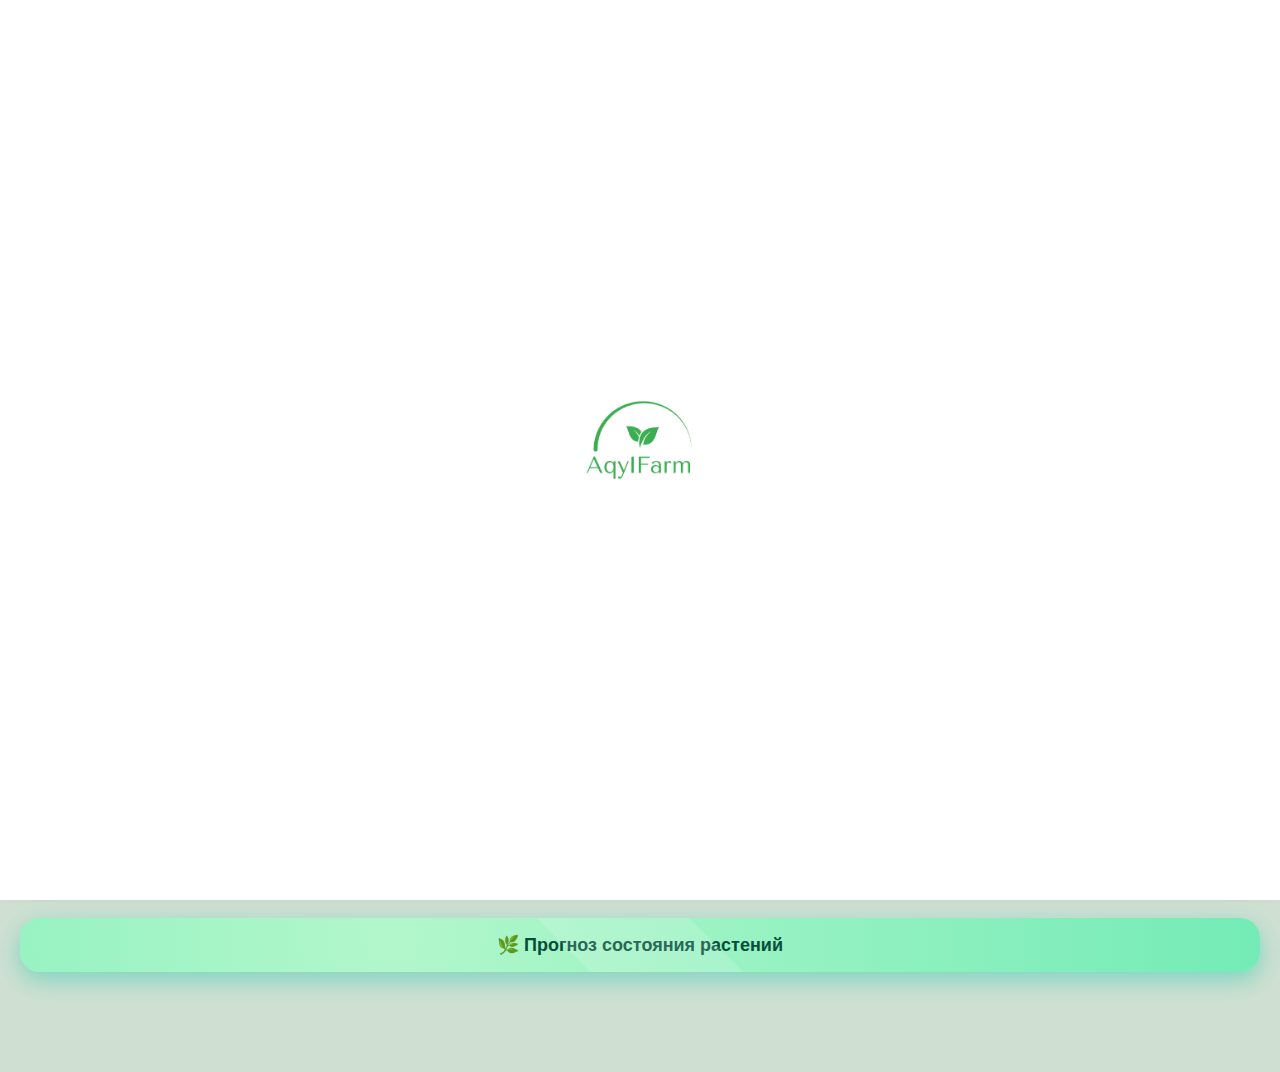
<file: index.html>
<!DOCTYPE html>
<html lang="en">
<head>
    <meta charset="UTF-8">
    <meta name="viewport" content="width=device-width, initial-scale=1.0">
    <title>AqylFarm</title>
    <link rel="stylesheet" href="./style.css">
    <link rel="stylesheet" href="https://cdnjs.cloudflare.com/ajax/libs/font-awesome/6.4.0/css/all.min.css">
    <link href="https://fonts.googleapis.com/css?family=Montserrat:100,200,300,regular,500,600,700,800,900,100italic,200italic,300italic,italic,500italic,600italic,700italic,800italic,900italic" rel="stylesheet" />
</head>
<body>
    <div id="preloader">
  <img src="./img/logo.png" alt="AqylFerma" class="preloader-logo">
</div>
    <div class="header">
            <img src="./img/logo.png" alt="">
    </div>
    <main class="main">
        <div class="container">
            <div class="main__content-flex">
                <div class="main_card">
                    <img src="./img/icons8-дрон-40.png" alt="">
                    <h3>Мониторинг дрона</h3>
                </div>
                <div class="main_card">
                    <img src="./img/death-plant.png" alt="">
                    <h3>Выявление болезни</h3>
                </div>
            </div>
            <div class="main_card-map">
                <h3>Открыть карту участка</h3>
            </div>
            <div class="main__content-analitics">
                <div class="title">
                    <h2>Состояние растений:</h2>
                </div>
                <div class="chart-container">
                    <canvas id="pieChart" width="300" height="300"></canvas>
                </div>
                <div class="color-item-wramp">
                    <div class="color-item">
                        <div class="color-card1"></div>
                        <p> Растение здорово</p>
                    </div>
                    <div class="color-item">
                        <div class="color-card2"></div>
                        <p> Подозрение на болезнь</p>
                    </div>
                    <div class="color-item">
                        <div class="color-card3"></div>
                        <p> Болезнь</p>
                    </div>
                </div>
                
                <button class="recommend-btn">📋 Посмотреть рекомендации</button>
                <button class="plant-forecast-btn">
  🌿 Прогноз состояния растений
</button>
            </div>
        </div>
        <div class="bottom-nav">
  <a href="#" class="nav-item active">
    <i class="fas fa-home"></i>
    <span>Главная</span>
  </a>
  <a href="./route.html" class="nav-item">
    <i class="fas fa-route"></i>
    <span>Маршрут</span>
  </a>
  <a href="./subscribe.html" class="nav-item">
    <i class="fas fa-coins"></i>
    <span>Подписка</span>
  </a>
  <a href="./profile.html" class="nav-item">
    <i class="fas fa-user"></i>
    <span>Профиль</span>
  </a>
</div>
    </main>

    <script>
 window.onload = function () {
  const canvas = document.getElementById("pieChart");
  const ctx = canvas.getContext("2d");

  const data = [
    { label: "Здорово", value: 70, color: "#4caf50" },
    { label: "Подозрение", value: 20, color: "#ffc107" },
    { label: "Болезнь", value: 10, color: "#f44336" },
  ];

  const total = data.reduce((sum, item) => sum + item.value, 0);
  const centerX = canvas.width / 2;
  const centerY = canvas.height / 2;
  const radius = 120;

  let currentAngle = -0.5 * Math.PI;

  function drawPieSlice(startAngle, endAngle, color) {
    ctx.beginPath();
    ctx.moveTo(centerX, centerY);
    ctx.arc(centerX, centerY, radius, startAngle, endAngle);
    ctx.closePath();
    ctx.fillStyle = color;
    ctx.shadowColor = "rgba(0, 0, 0, 0.1)";
    ctx.shadowBlur = 10;
    ctx.fill();
    ctx.shadowBlur = 0; // Отключаем тень после заливки
  }

  function drawLabel(text, startAngle, endAngle) {
    const angle = (startAngle + endAngle) / 2;
    const labelX = centerX + Math.cos(angle) * radius * 0.55;
    const labelY = centerY + Math.sin(angle) * radius * 0.55;
    ctx.fillStyle = "#ffffff";
    ctx.font = "bold 16px 'Segoe UI'";
    ctx.textAlign = "center";
    ctx.textBaseline = "middle";

    // Тень текста
    ctx.shadowColor = "rgba(0,0,0,0.2)";
    ctx.shadowBlur = 5;
    ctx.fillText(text, labelX, labelY);
    ctx.shadowBlur = 0;
  }

  let animationProgress = 0;
  const animationSteps = 60;

  function animate() {
    ctx.clearRect(0, 0, canvas.width, canvas.height);
    let angle = currentAngle;

    for (let i = 0; i < data.length; i++) {
      const sliceAngle = (2 * Math.PI * data[i].value) / total;
      const animatedAngle = sliceAngle * (animationProgress / animationSteps);

      drawPieSlice(angle, angle + animatedAngle, data[i].color);

      if (animationProgress === animationSteps) {
        drawLabel(`${data[i].value}%`, angle, angle + animatedAngle);
      }

      angle += animatedAngle;
    }

    if (animationProgress < animationSteps) {
      animationProgress++;
      requestAnimationFrame(animate);
    }
  }

  // Запускаем анимацию через 2 секунды после загрузки страницы
  setTimeout(() => {
    animate();
  }, 1500);
};


    </script>


<script>
  window.addEventListener('load', function () {
    const preloader = document.getElementById('preloader');
    const content = document.getElementById('main-content');

    setTimeout(() => {
      preloader.style.opacity = '0';
      preloader.style.transition = '0.5s ease';
      setTimeout(() => {
        preloader.style.display = 'none';
        content.style.display = 'block';
      }, 500);
    }, 1000); // Можно увеличить, если нужно дольше
  });
</script>


</body>
</html>
</file>
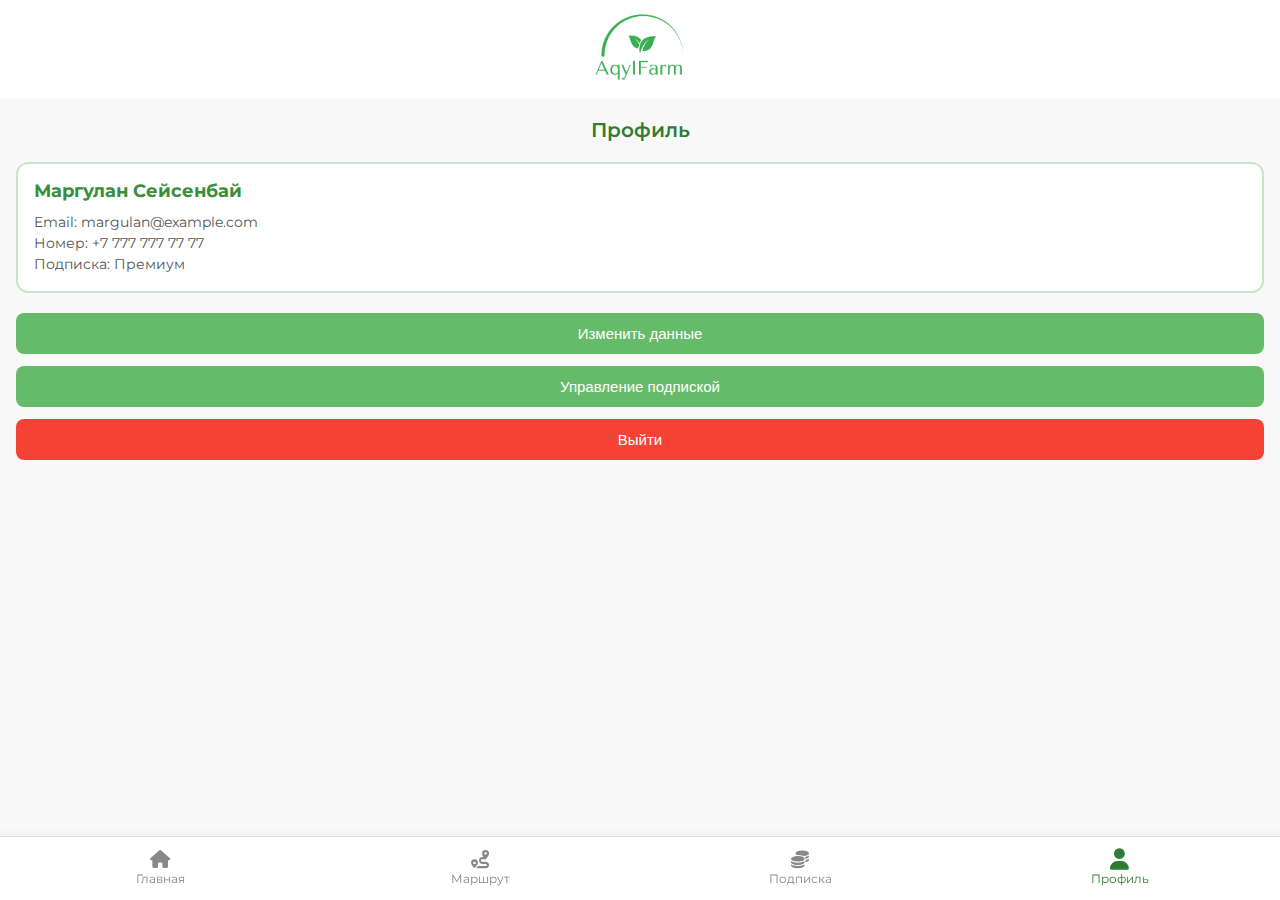
<file: profile.html>
<!DOCTYPE html>
<html lang="ru">
<head>
  <meta charset="UTF-8" />
  <meta name="viewport" content="width=device-width, initial-scale=1.0"/>
  <title>Профиль</title>
  <link href="https://fonts.googleapis.com/css2?family=Montserrat:wght@400;600&display=swap" rel="stylesheet">
  <link rel="stylesheet" href="https://cdnjs.cloudflare.com/ajax/libs/font-awesome/6.5.0/css/all.min.css"/>
  <link rel="stylesheet" href="./style.css">
  <style>
    * {
      margin: 0;
      padding: 0;
      box-sizing: border-box;
    }

    body {
      font-family: 'Montserrat', sans-serif;
      background: #f9f9f9;
      padding-bottom: 80px;
      color: #333;
    }

    .profile-page {
      padding: 20px 16px;
    }

    .profile-page h1 {
      font-size: 20px;
      font-weight: 600;
      text-align: center;
      margin-bottom: 20px;
      color: #2e7d32;
    }

    .profile-card {
      background: #fff;
      border-radius: 12px;
      padding: 16px;
      margin-bottom: 20px;
      border: 2px solid #c8e6c9;
    }

    .profile-card h2 {
      font-size: 18px;
      margin-bottom: 10px;
      color: #388e3c;
    }

    .profile-info {
      font-size: 14px;
      line-height: 1.5;
      color: #555;
    }

    .profile-actions {
      display: flex;
      flex-direction: column;
      gap: 12px;
    }

    .action-btn {
      background-color: #66bb6a;
      color: white;
      border: none;
      border-radius: 8px;
      padding: 12px;
      font-size: 15px;
      font-weight: 500;
      cursor: pointer;
      transition: 0.2s;
    }

    .action-btn:hover {
      background-color: #4caf50;
    }

    .logout-btn {
      background-color: #f44336;
    }

    .logout-btn:hover {
      background-color: #d32f2f;
    }

    /* Нижнее меню */
    .bottom-nav {
      position: fixed;
      bottom: 0;
      left: 0;
      right: 0;
      background: white;
      display: flex;
      justify-content: space-around;
      padding: 6px 0;
      z-index: 1000;
    }

    .nav-item {
      text-align: center;
      font-size: 12px;
      color: #888;
      flex: 1;
      padding: 6px 0;
      transition: 0.2s;
    }

    .nav-item i {
      font-size: 18px;
      display: block;
      margin-bottom: 2px;
    }

    .nav-item.active {
      color: #2e7d32;
    }

    .nav-item.active i {
      color: #2e7d32;
    }
  </style>
</head>
<body>
  <div class="header">
    <img src="./img/logo.png" alt="Логотип">
  </div>

  <main class="profile-page">
    <h1>Профиль</h1>

    <div class="profile-card">
      <h2>Маргулан Сейсенбай</h2>
      <div class="profile-info">
        <p>Email: margulan@example.com</p>
        <p>Номер: +7 777 777 77 77</p>
        <p>Подписка: Премиум</p>
      </div>
    </div>

    <div class="profile-actions">
      <button class="action-btn">Изменить данные</button>
      <button class="action-btn">Управление подпиской</button>
      <button class="action-btn logout-btn">Выйти</button>
    </div>
  </main>

  <div class="bottom-nav">
    <a href="./index.html" class="nav-item">
      <i class="fas fa-home"></i>
      <span>Главная</span>
    </a>
    <a href="./route.html" class="nav-item">
      <i class="fas fa-route"></i>
      <span>Маршрут</span>
    </a>
    <a href="./subscribe.html" class="nav-item">
      <i class="fas fa-coins"></i>
      <span>Подписка</span>
    </a>
    <a href="#" class="nav-item active">
      <i class="fas fa-user"></i>
      <span>Профиль</span>
    </a>
  </div>
</body>
</html>
</file>
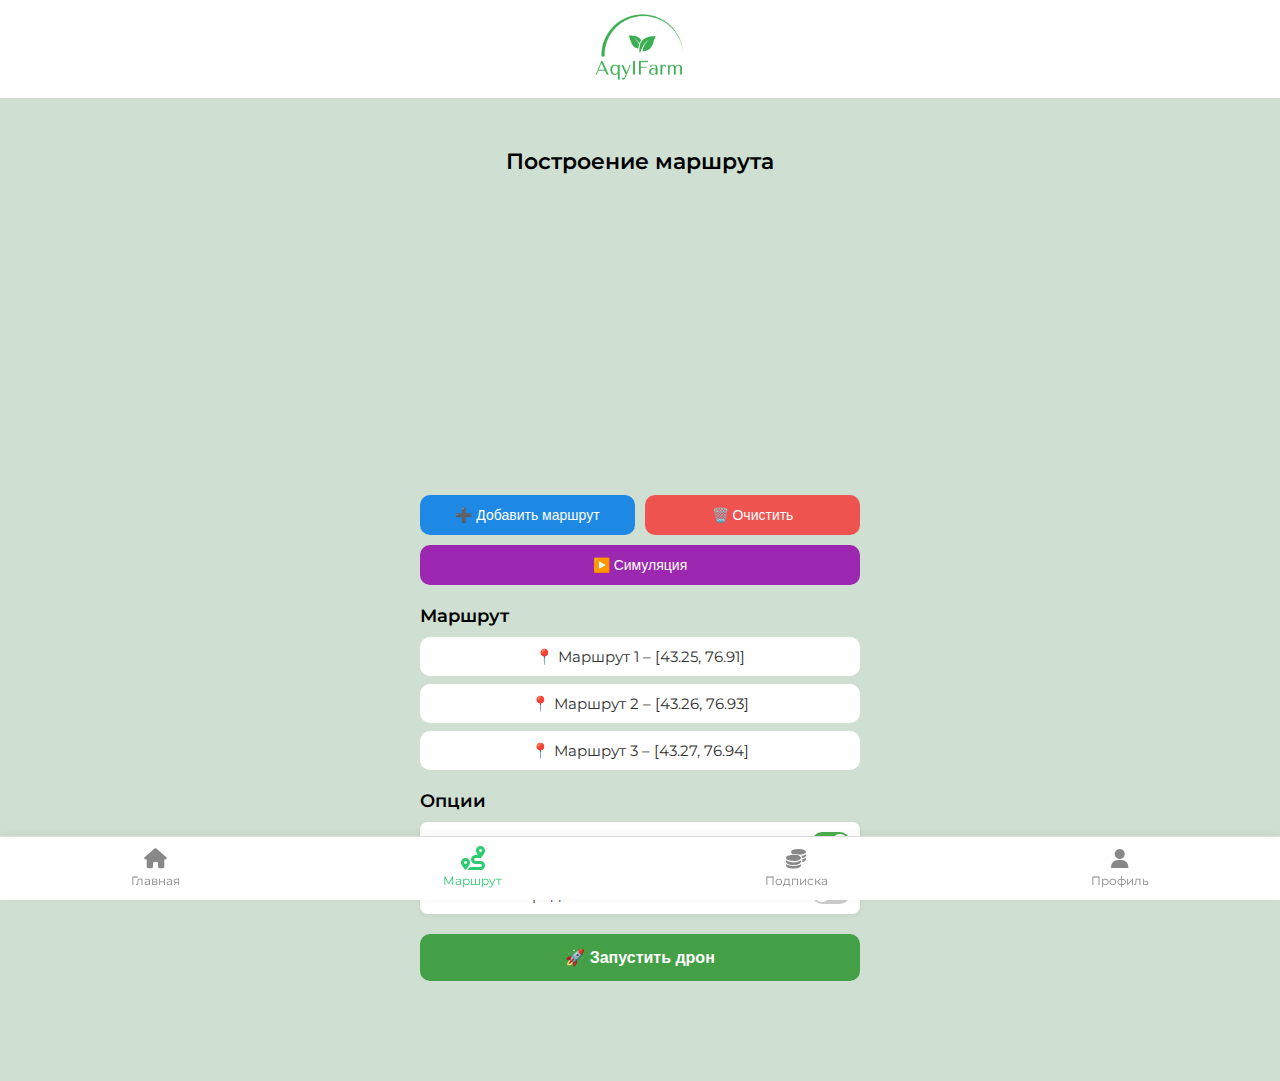
<file: route.html>
<!DOCTYPE html>
<html lang="ru">
<head>
  <meta charset="UTF-8" />
  <meta name="viewport" content="width=device-width, initial-scale=1.0"/>
  <title>Построение маршрута</title>
  <link href="https://fonts.googleapis.com/css2?family=Rubik:wght@400;600&display=swap" rel="stylesheet">
  <link rel="stylesheet" href="https://cdnjs.cloudflare.com/ajax/libs/font-awesome/6.4.0/css/all.min.css">
  <link href="https://fonts.googleapis.com/css?family=Montserrat:100,200,300,regular,500,600,700,800,900,100italic,200italic,300italic,italic,500italic,600italic,700italic,800italic,900italic" rel="stylesheet" />
  <link rel="stylesheet" href="./style.css">
  <style>
    * {
  margin: 0;
  padding: 0;
  box-sizing: border-box;
}

.route-info li {
    background-color: #fff;
    padding: 10px;
    border-radius: 10px;
    text-align: center;
}

body {
  font-family: Montserrat !important;
  color: #333;
}

.header {
    background-color: #FFFF;
}

.wrapper {
  max-width: 480px;
  margin: 0 auto;
  padding: 50px 20px 100px;
}

header {
  text-align: center;
  margin-bottom: 16px;
}

header h1 {
  font-size: 22px;
  font-weight: 600;
  color: black;
}

.map-block {
  margin-bottom: 20px;
}

.fake-map {
  background-color: #e0e0e0;
  height: 240px;
  border-radius: 12px;
  display: flex;
  justify-content: center;
  align-items: center;
  color: #666;
  font-size: 16px;
  margin-bottom: 12px;
}

.map-actions {
  display: flex;
  flex-wrap: wrap;
  gap: 10px;
  justify-content: space-between;
}

.btn {
  flex: 1 1 48%;
  background-color: #1e88e5;
  color: white;
  border: none;
  padding: 12px;
  border-radius: 10px;
  font-size: 14px;
  font-weight: 500;
  cursor: pointer;
  transition: 0.2s ease;
}

.btn:hover {
  background-color: #1565c0;
}

.btn-secondary {
  background-color: #ef5350;
}

.btn-secondary:hover {
  background-color: #d32f2f;
}

.btn-tertiary {
  background-color: #9c27b0;
}

.btn-tertiary:hover {
  background-color: #7b1fa2;
}

.route-info h2,
.options h2 {
  font-size: 18px;
  margin-bottom: 10px;
  font-weight: 600;
  color: black;
}

.route-info ul {
  list-style: none;
  margin-bottom: 20px;
}

.route-info li {
  margin-bottom: 8px;
  font-size: 15px;
}

.options {
  margin-bottom: 20px;
}

.switch-wrap {
  display: flex;
  justify-content: space-between;
  align-items: center;
  margin-bottom: 12px;
  padding: 10px;
  background: #fff;
  border-radius: 8px;
  box-shadow: 0 2px 6px rgba(0,0,0,0.05);
}

.switch-wrap span:first-child {
  font-size: 15px;
  color: #444;
}

.switch-wrap input {
  display: none;
}

.slider {
  position: relative;
  width: 38px;
  height: 20px;
  background-color: #ccc;
  border-radius: 20px;
  cursor: pointer;
}

.slider::before {
  content: "";
  position: absolute;
  top: 2px;
  left: 2px;
  width: 16px;
  height: 16px;
  background: white;
  border-radius: 50%;
  transition: .3s;
}

.switch-wrap input:checked + .slider {
  background-color: #4caf50;
}

.switch-wrap input:checked + .slider::before {
  transform: translateX(18px);
}

footer {
  margin-top: 20px;
}

.btn-full {
  width: 100%;
  padding: 14px;
  background-color: #43a047;
  font-size: 16px;
  font-weight: bold;
}

.btn-full:hover {
  background-color: #2e7d32;
}

  </style>
</head>
<body>
    <div class="bottom-nav">
  <a href="./index.html" class="nav-item">
    <i class="fas fa-home"></i>
    <span>Главная</span>
  </a>
  <a href="./route.html" class="nav-item active">
    <i class="fas fa-route"></i>
    <span>Маршрут</span>
  </a>
  <a href="./subscribe.html" class="nav-item">
    <i class="fas fa-coins"></i>
    <span>Подписка</span>
  </a>
  <a href="./profile.html" class="nav-item">
    <i class="fas fa-user"></i>
    <span>Профиль</span>
  </a>
</div>  
    <div class="header">
            <img src="./img/logo.png" alt="">
    </div>
  <div class="wrapper">
    <header>
      <h1>Построение маршрута</h1>
    </header>

    <div class="map-block">
      <div class="map">
        <iframe src="https://www.google.com/maps/embed?pb=!1m17!1m12!1m3!1d10464.80587481469!2d71.3833605404493!3d51.04324620561023!2m3!1f0!2f0!3f0!3m2!1i1024!2i768!4f13.1!3m2!1m1!2zNTHCsDAyJzI1LjgiTiA3McKwMjQnNDQuMyJF!5e1!3m2!1sru!2skz!4v1747515005860!5m2!1sru!2skz" width="100%" height="300px" style="border:0;" allowfullscreen="" loading="lazy" referrerpolicy="no-referrer-when-downgrade"></iframe>
      </div>
      <div class="map-actions">
        <button class="btn">➕ Добавить маршрут</button>
        <button class="btn btn-secondary">🗑️ Очистить</button>
        <button class="btn btn-tertiary">▶️ Симуляция</button>
      </div>
    </div>

    <section class="route-info">
      <h2>Маршрут</h2>
      <ul>
        <li>📍 Маршрут 1 – [43.25, 76.91]</li>
        <li>📍 Маршрут 2 – [43.26, 76.93]</li>
        <li>📍 Маршрут 3 – [43.27, 76.94]</li>
      </ul>
    </section>

    <section class="options">
      <h2>Опции</h2>
      <label class="switch-wrap">
        <span>Автополив</span>
        <input type="checkbox" checked>
        <span class="slider"></span>
      </label>
      <label class="switch-wrap">
        <span>Экономия заряда</span>
        <input type="checkbox">
        <span class="slider"></span>
      </label>
    </section>

    <footer>
      <button class="btn btn-full">🚀 Запустить дрон</button>
    </footer>
  </div>
</body>
</html>
</file>
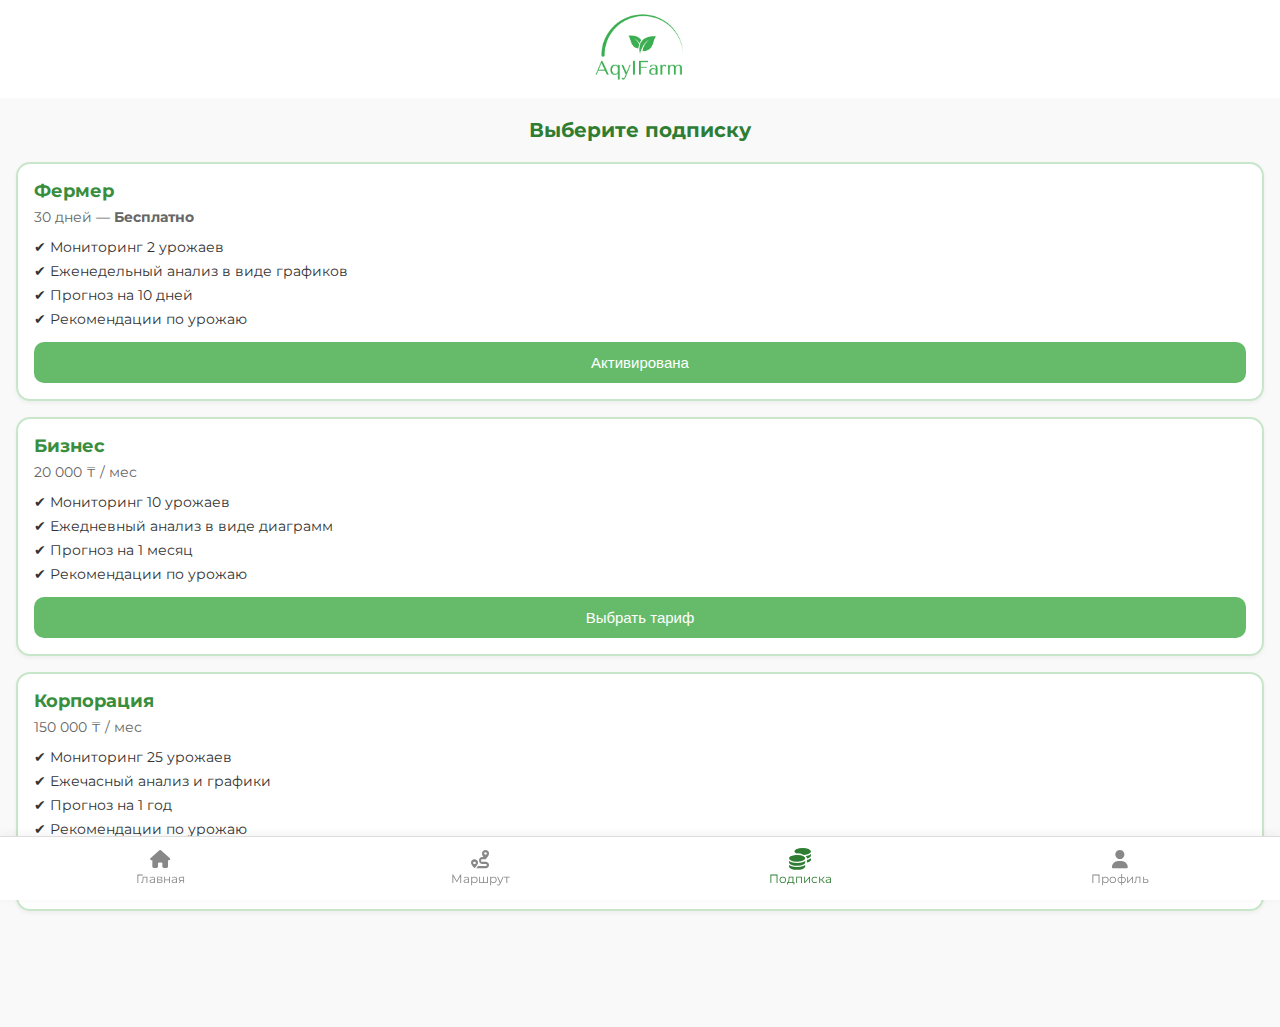
<file: subscribe.html>
<!DOCTYPE html>
<html lang="ru">
<head>
  <meta charset="UTF-8" />
  <meta name="viewport" content="width=device-width, initial-scale=1.0"/>
  <title>Подписка</title>
  <link href="https://fonts.googleapis.com/css2?family=Montserrat:wght@400;600&display=swap" rel="stylesheet">
  <link rel="stylesheet" href="https://cdnjs.cloudflare.com/ajax/libs/font-awesome/6.5.0/css/all.min.css"/>
  <link rel="stylesheet" href="./style.css">
  <style>
    * {
      margin: 0;
      padding: 0;
      box-sizing: border-box;
    }

    body {
      font-family: 'Montserrat', sans-serif;
      background: #f9f9f9;
      padding-bottom: 80px;
      color: #333;
    }

    .subscription-page {
      padding: 20px 16px;
    }

    .subscription-page h1 {
      text-align: center;
      font-size: 20px;
      margin-bottom: 20px;
      color: #2e7d32;
    }

    .plan {
      background: #ffffff;
      border-radius: 14px;
      padding: 16px;
      margin-bottom: 16px;
      border: 2px solid #c8e6c9;
      box-shadow: 0 2px 4px rgba(0,0,0,0.05);
    }

    .plan h2 {
      font-size: 18px;
      color: #388e3c;
      margin-bottom: 6px;
    }

    .plan p {
      font-size: 14px;
      margin-bottom: 12px;
      color: #666;
    }

    .plan ul {
      list-style: none;
      padding-left: 0;
      margin-bottom: 14px;
    }

    .plan ul li {
      font-size: 14px;
      margin-bottom: 6px;
    }

    .choose-btn {
      background-color: #66bb6a;
      color: white;
      border: none;
      width: 100%;
      padding: 12px;
      border-radius: 10px;
      font-size: 15px;
      font-weight: 500;
      cursor: pointer;
      transition: background 0.2s;
    }

    .choose-btn:hover {
      background-color: #4caf50;
    }

    .premium {
      background-color: #1b5e20;
    }

    .premium:hover {
      background-color: #145a16;
    }

    .bottom-nav {
      position: fixed;
      bottom: 0;
      left: 0;
      right: 0;
      background: white;
      display: flex;
      justify-content: space-around;
      padding: 6px 0;
      z-index: 1000;
    }

    .nav-item {
      text-align: center;
      font-size: 12px;
      color: #888;
      flex: 1;
      padding: 6px 0;
      transition: 0.2s;
    }

    .nav-item i {
      font-size: 18px;
      display: block;
      margin-bottom: 2px;
    }

    .nav-item.active {
      color: #2e7d32;
    }

    .nav-item.active i {
      color: #2e7d32;
    }
  </style>
</head>
<body>
  <div class="header">
    <img src="./img/logo.png" alt="Логотип">
  </div>

  <main class="subscription-page">
    <h1>Выберите подписку</h1>

    <div class="plan">
      <h2>Фермер</h2>
      <p>30 дней — <strong>Бесплатно</strong></p>
      <ul>
        <li>✔ Мониторинг 2 урожаев</li>
        <li>✔ Еженедельный анализ в виде графиков</li>
        <li>✔ Прогноз на 10 дней</li>
        <li>✔ Рекомендации по урожаю</li>
      </ul>
      <button class="choose-btn">Активирована</button>
    </div>

    <div class="plan">
      <h2>Бизнес</h2>
      <p>20 000 ₸ / мес</p>
      <ul>
        <li>✔ Мониторинг 10 урожаев</li>
        <li>✔ Ежедневный анализ в виде диаграмм</li>
        <li>✔ Прогноз на 1 месяц</li>
        <li>✔ Рекомендации по урожаю</li>
      </ul>
      <button class="choose-btn">Выбрать тариф</button>
    </div>

    <div class="plan">
      <h2>Корпорация</h2>
      <p>150 000 ₸ / мес</p>
      <ul>
        <li>✔ Мониторинг 25 урожаев</li>
        <li>✔ Ежечасный анализ и графики</li>
        <li>✔ Прогноз на 1 год</li>
        <li>✔ Рекомендации по урожаю</li>
      </ul>
      <button class="choose-btn premium">Выбрать тариф</button>
    </div>
  </main>

  <div class="bottom-nav">
    <a href="./index.html" class="nav-item">
      <i class="fas fa-home"></i>
      <span>Главная</span>
    </a>
    <a href="./route.html" class="nav-item">
      <i class="fas fa-route"></i>
      <span>Маршрут</span>
    </a>
    <a href="#" class="nav-item active">
      <i class="fas fa-coins"></i>
      <span>Подписка</span>
    </a>
    <a href="./profile.html" class="nav-item">
      <i class="fas fa-user"></i>
      <span>Профиль</span>
    </a>
  </div>
</body>
</html>
</file>
<file: style.css>
body {
    margin: 0;
    padding: 0;
    box-sizing: border-box;
    font-family: Montserrat !important;
    background-color: #1e6c2c36;
}

.main {
    padding: 30px 0 100px 0;
}

.container {
    padding: 0 20px;
}

.main__content-flex {
    display: flex;
    align-items: center;
    gap: 20px;
}

.main_card {
    background: linear-gradient(135deg, #4caf50, #81c784);
    border-radius: 20px;
    padding: 20px;
    text-align: center;
}

.main_card h3 {
    color: #fff;
    font-size: 18px;
    margin: 0;
}

.main_card img {
    width: 60px;
}
 
.main_card-map {
    background: url(./img/map-bg.png);
    border-radius: 30px;
    width: 100%;
    text-align: center;
    margin-top: 30px;
    padding: 10px 0;
}


.chart-container {
    text-align: center;
    
}

.title h2 {
    margin-bottom: 0;
}

.main__content-analitics {
    padding-top: 30px;
}

.color-item {
  display: flex;
  align-items: center;
  gap: 12px;
  background: #f9f9f9;
  padding: 10px 18px;
  border-radius: 12px;
  box-shadow: 0 4px 8px rgba(0,0,0,0.08);
  cursor: default;
  transition: transform 0.2s ease, box-shadow 0.2s ease;
}

.color-item:hover {
  transform: translateY(-4px);
  box-shadow: 0 8px 16px rgba(0,0,0,0.15);
}

.color-card1, .color-card2, .color-card3 {
  width: 28px;
  height: 28px;
  border-radius: 50%;
  box-shadow: 0 2px 6px rgba(0,0,0,0.2);
  flex-shrink: 0;
  transition: box-shadow 0.3s ease;
}

.color-card1 {
  background-color: #4caf50; /* чуть ярче зеленый */
}

.color-card2 {
  background-color: #ffca28; /* ярче желтый */
}

.color-card3 {
  background-color: #e53935; /* насыщенный красный */
}

.color-item p {
  font-size: 17px;
  font-weight: 600;
  color: #333;
  margin: 0;
  user-select: none;
}

.color-item-wramp {
  display: flex;
  gap: 15px;
  margin: 20px 0;
  flex-wrap: wrap;
  font-family: 'Segoe UI', Tahoma, Geneva, Verdana, sans-serif;
}   

.recommend-btn {
  background: linear-gradient(135deg, #4caf50, #81c784);
  color: white;
  font-size: 18px;
  font-weight: 600;
  padding: 14px 28px;
  border: none;
  border-radius: 12px;
  cursor: pointer;
  box-shadow: 0 4px 12px rgba(76, 175, 80, 0.3);
  transition: all 0.3s ease;
  letter-spacing: 0.5px;
  width: 100%;
}

.recommend-btn:hover {
  background: linear-gradient(135deg, #43a047, #66bb6a);
  box-shadow: 0 6px 16px rgba(76, 175, 80, 0.5);
  transform: scale(1.05);
}

.plant-forecast-btn {
  background: radial-gradient(circle at 30% 30%, #b2f7cb, #74ebb6);
  color: #044e3a;
  font-size: 18px;
  font-weight: 600;
  padding: 16px 32px;
  border: none;
  border-radius: 20px;
  cursor: pointer;
  box-shadow: 0 8px 24px rgba(0, 195, 165, 0.4);
  transition: all 0.4s ease;
  position: relative;
  overflow: hidden;
  margin-top: 30px;
  width: 100%;
}

.plant-forecast-btn::before {
  content: '';
  position: absolute;
  top: -50%;
  left: -50%;
  width: 200%;
  height: 200%;
  background: rgba(255, 255, 255, 0.15);
  transform: rotate(45deg);
  animation: shimmer 3s infinite linear;
}

@keyframes shimmer {
  0% { transform: translateX(-100%) rotate(45deg); }
  100% { transform: translateX(100%) rotate(45deg); }
}

.plant-forecast-btn:hover {
  background: radial-gradient(circle at 30% 30%, #98e8da, #62d8c6);
  box-shadow: 0 12px 28px rgba(0, 195, 165, 0.5);
  transform: scale(1.05);
}

.bottom-nav {
  position: fixed;
  bottom: 0;
  width: 100%;
  height: 64px;
  background-color: #ffffff;
  border-top: 1px solid #ddd;
  display: flex;
  justify-content: space-around;
  align-items: center;
  z-index: 1000;
  box-shadow: 0 -2px 10px rgba(0,0,0,0.05);
}

.nav-item {
  display: flex;
  flex-direction: column;
  align-items: center;
  font-size: 12px;
  color: #888;
  text-decoration: none;
  transition: all 0.3s ease;
}

.nav-item i {
  font-size: 20px;
  margin-bottom: 4px;
}

.nav-item.active,
.nav-item:hover {
  color: #2ecc71;
}

.nav-item.active i,
.nav-item:hover i {
  transform: scale(1.2);
}

.header {
    background-color: #fff;
    padding: 10px 0;
    text-align: center;
}

.header img {
    width: 100px;
}

/* Прелоадер */
#preloader {
  position: fixed;
  inset: 0;
  background-color: #fff;
  z-index: 9999;
  display: flex;
  flex-direction: column;
  justify-content: center;
  align-items: center;
}

/* Логотип */
.preloader-logo {
  width: 120px;
  margin-bottom: 20px;
  animation: fadeIn 1s ease-in-out;
}



@keyframes fadeIn {
  from { opacity: 0; transform: scale(0.9); }
  to { opacity: 1; transform: scale(1); }
}
</file>
